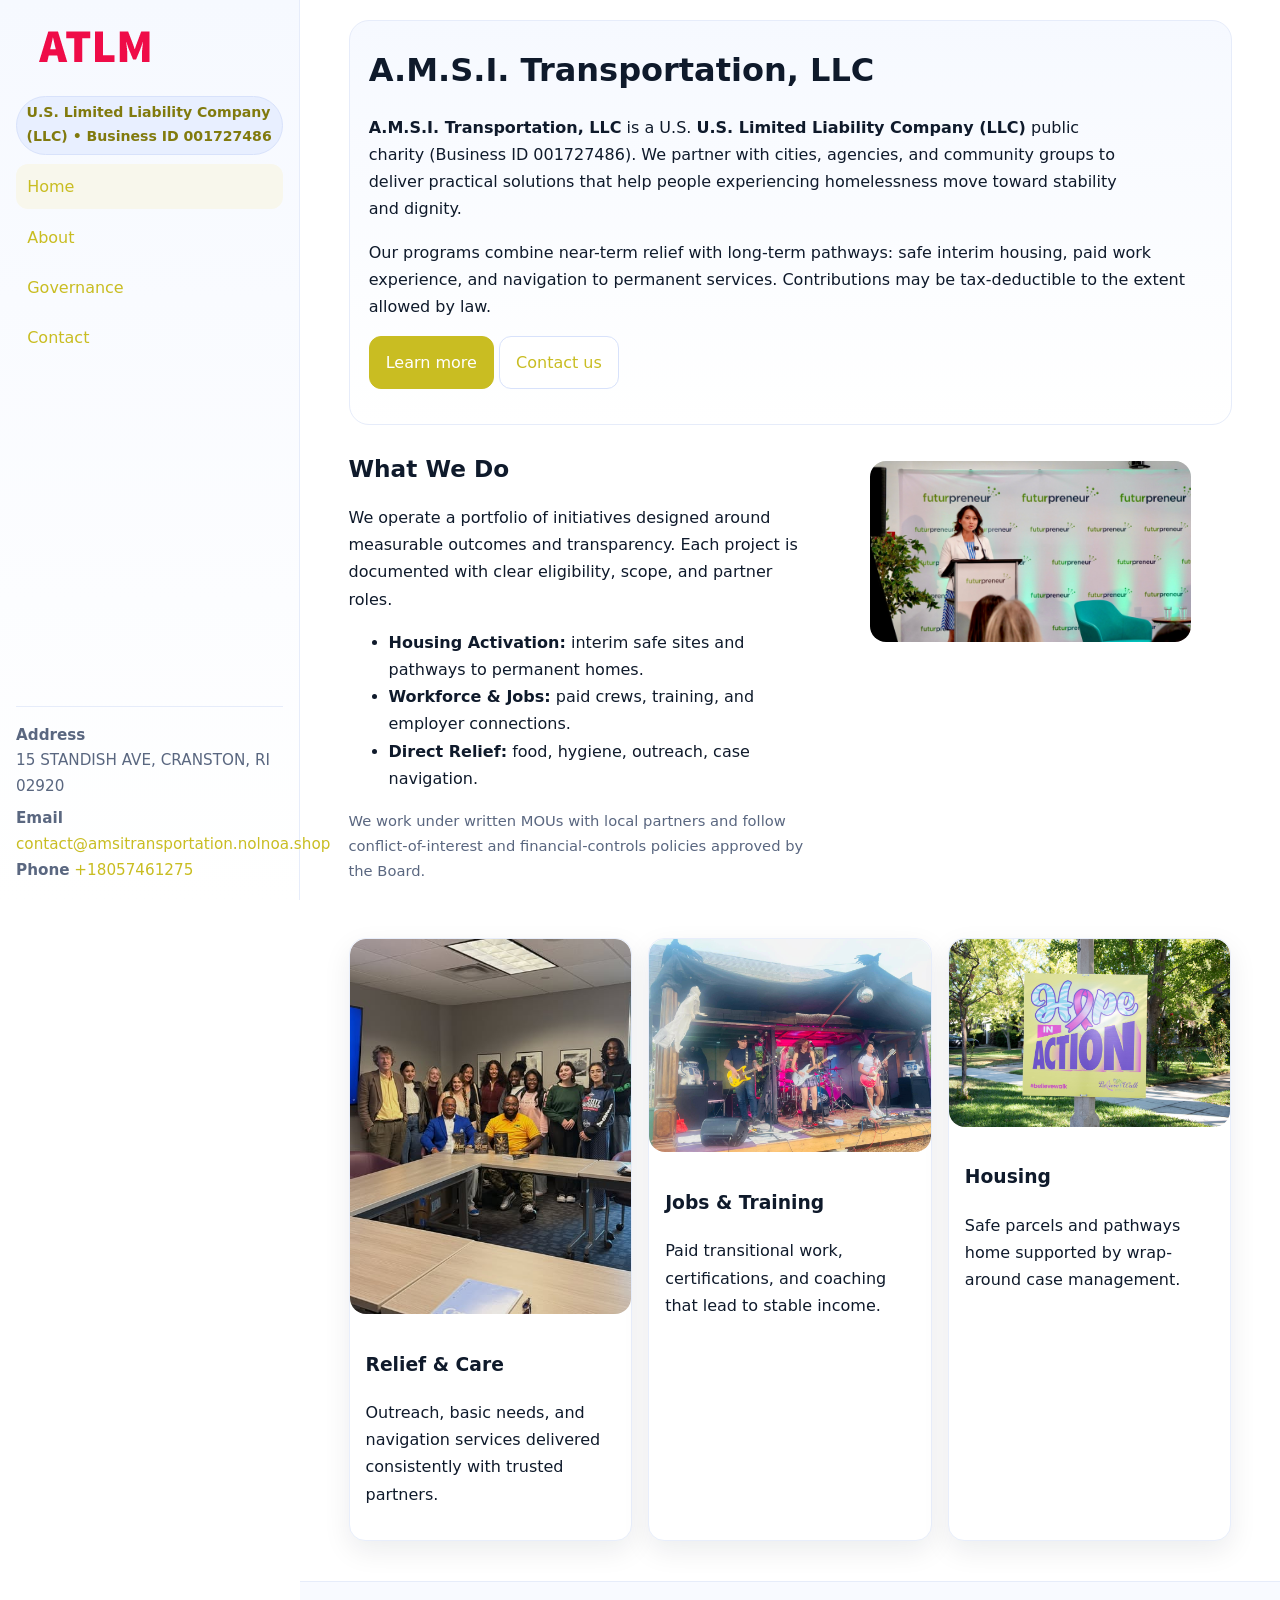
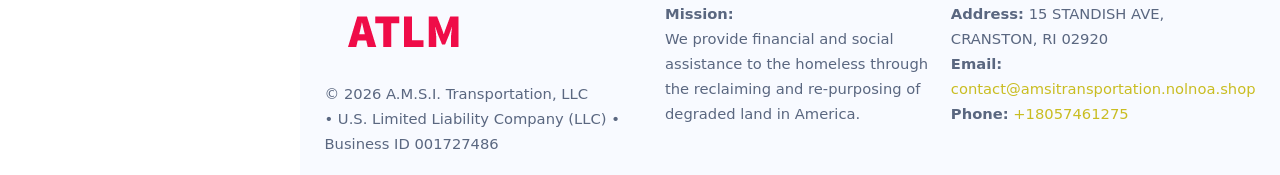
<file: index.html>
<!doctype html>
<html lang="en">
<head>
<meta charset="utf-8"/>
<meta name="viewport" content="width=device-width,initial-scale=1"/>
<title>A.M.S.I. Transportation, LLC – Nonprofit • 2025</title>
<link rel="stylesheet" href="assets/styles.css"/>
<link rel="icon" href="images/logo.png">
<meta name="data-ein" content="001727486"><meta name="data-name" content="A.M.S.I. Transportation, LLC">
<meta name="data-email" content="contact@amsitransportation.nolnoa.shop"><meta name="data-phone" content="+18057461275">
<meta name="data-address" content="15 STANDISH AVE, CRANSTON, RI 02920"><meta name="data-map" content="15+STANDISH+AVE,+CRANSTON,+RI+02920">
  <meta name="description" content="Dedicated to community services, education, and direct relief, A.">
<meta name="facebook-domain-verification" content="utwd4ikze71nagr6h1khqy1yopx2p6" />
</head>
<body>
<div style="position:absolute;left:-9999px;top:-9999px;opacity:0" data-uniq="{{UNIQUE_BLOB}}">
  <span>Dedicated to community services, education, and direct relief, A.</span><svg width="12" height="12" viewBox="0 0 12 12" xmlns="http://www.w3.org/2000/svg"><circle cx="6" cy="6" r="5" fill="#b45309"/></svg><img src="images/about.jpg" width="1" height="1" alt="" loading="lazy"/>
</div>

<div class="app">
  <aside class="sidebar" aria-label="Sidebar">
    <div class="cb26d0a83c9"><img src="images/logo.png" alt="A.M.S.I. Transportation, LLC logo"></div>
    <span class="c4463353241">U.S. Limited Liability Company (LLC) • Business ID 001727486</span>
    <nav class="c76717eefd5" aria-label="Main navigation">
      <a class="active" href="index.html">Home</a>
      <a href="about.html">About</a>
      <a href="governance.html">Governance</a>
      <a href="contact.html">Contact</a>
    </nav>
    <div class="contact">
      <div><strong>Address</strong><br>15 STANDISH AVE, CRANSTON, RI 02920</div>
      <div style="margin-top:.4rem"><strong>Email</strong> <a href="mailto:contact@amsitransportation.nolnoa.shop">contact@amsitransportation.nolnoa.shop</a></div>
      <div><strong>Phone</strong> <a href="tel:+18057461275">+18057461275</a></div>
    </div>
  </aside>

  <main>
    <div class="container">
      <section class="c471880d254" aria-labelledby="home-title">
        <h1 id="home-title">A.M.S.I. Transportation, LLC</h1>
        <p class="c9aac2060f4">
          <strong>A.M.S.I. Transportation, LLC</strong> is a U.S. <strong>U.S. Limited Liability Company (LLC)</strong> public charity (Business ID 001727486).
          We partner with cities, agencies, and community groups to deliver practical solutions that
          help people experiencing homelessness move toward stability and dignity.
        </p>
        <p>
          Our programs combine near-term relief with long-term pathways: safe interim housing,
          paid work experience, and navigation to permanent services. Contributions may be
          tax-deductible to the extent allowed by law.
        </p>
        <p>
          <a class="c4484809fd2 btn-primary" href="about.html">Learn more</a>
          <a class="c4484809fd2" href="contact.html">Contact us</a>
        </p>
      </section>

      <section class="section split">
        <div>
          <h2>What We Do</h2>
          <p>
            We operate a portfolio of initiatives designed around measurable outcomes and transparency.
            Each project is documented with clear eligibility, scope, and partner roles.
          </p>
          <ul>
            <li><strong>Housing Activation:</strong> interim safe sites and pathways to permanent homes.</li>
            <li><strong>Workforce & Jobs:</strong> paid crews, training, and employer connections.</li>
            <li><strong>Direct Relief:</strong> food, hygiene, outreach, case navigation.</li>
          </ul>
          <p class="small">
            We work under written MOUs with local partners and follow conflict-of-interest and
            financial-controls policies approved by the Board.
          </p>
        </div>
        <figure>
          <img src="images/hero.jpg" alt="Community program in action">
        </figure>
      </section>

      <section class="section grid-3" aria-label="Highlights">
        <article class="c6fbcbf152d">
          <img src="images/relief.jpg" alt="">
          <div class="card-body">
            <h3>Relief & Care</h3>
            <p>Outreach, basic needs, and navigation services delivered consistently with trusted partners.</p>
          </div>
        </article>
        <article class="c6fbcbf152d">
          <img src="images/jobs.jpg" alt="">
          <div class="card-body">
            <h3>Jobs & Training</h3>
            <p>Paid transitional work, certifications, and coaching that lead to stable income.</p>
          </div>
        </article>
        <article class="c6fbcbf152d">
          <img src="images/land.jpg" alt="">
          <div class="card-body">
            <h3>Housing</h3>
            <p>Safe parcels and pathways home supported by wrap-around case management.</p>
          </div>
        </article>
      </section>
    </div>

    <footer class="footer">
      <div class="container grid">
        <div>
          <img src="images/logo.png" alt="" style="width:160px;height:auto;margin-bottom:.5rem">
          <div class="small">© <span id="year"></span> A.M.S.I. Transportation, LLC</div>
          <div class="small"> • U.S. Limited Liability Company (LLC) • Business ID 001727486</div>
        </div>
        <div>
          <div class="small"><strong>Mission:</strong><br>
            We provide financial and social assistance to the homeless through the reclaiming
            and re-purposing of degraded land in America.
          </div>
        </div>
        <div>
          <div class="small"><strong>Address:</strong> 15 STANDISH AVE, CRANSTON, RI 02920<br>
            <strong>Email:</strong> <a href="mailto:contact@amsitransportation.nolnoa.shop">contact@amsitransportation.nolnoa.shop</a><br>
            <strong>Phone:</strong> <a href="tel:+18057461275">+18057461275</a>
          </div>
        </div>
      </div>
    </footer>
  </main>
</div>

<!-- Color/skin by Business ID/NAME -->
<script>
(function(){function g(n){const e=document.querySelector('meta[name="'+n+'"]');return e?e.content:''}
function h(s){let x=2166136261>>>0;for(let i=0;i<s.length;i++){x^=s.charCodeAt(i);x=(x*16777619)>>>0}return x>>>0}
let k=(g('data-ein')||'').replace(/\D+/g,'');if(!k)k=g('data-name')||location.hostname||'default';
const key=h(String(k)),H=key%360,S=55+(key%20),L=46;
const brand=`hsl(${H} ${S}% ${L}%)`,ink=`hsl(${H} ${Math.min(95,S+10)}% ${Math.max(22,L-18)}%)`,soft=`hsl(${H} ${Math.max(40,S-25)}% 95%)`;
const r=document.documentElement;r.style.setProperty('--brand',brand);r.style.setProperty('--brand-ink',ink);r.style.setProperty('--soft',soft);
const y=document.getElementById('year'); if(y) y.textContent=new Date().getFullYear();})();
</script>
</body>
</html>
</file>
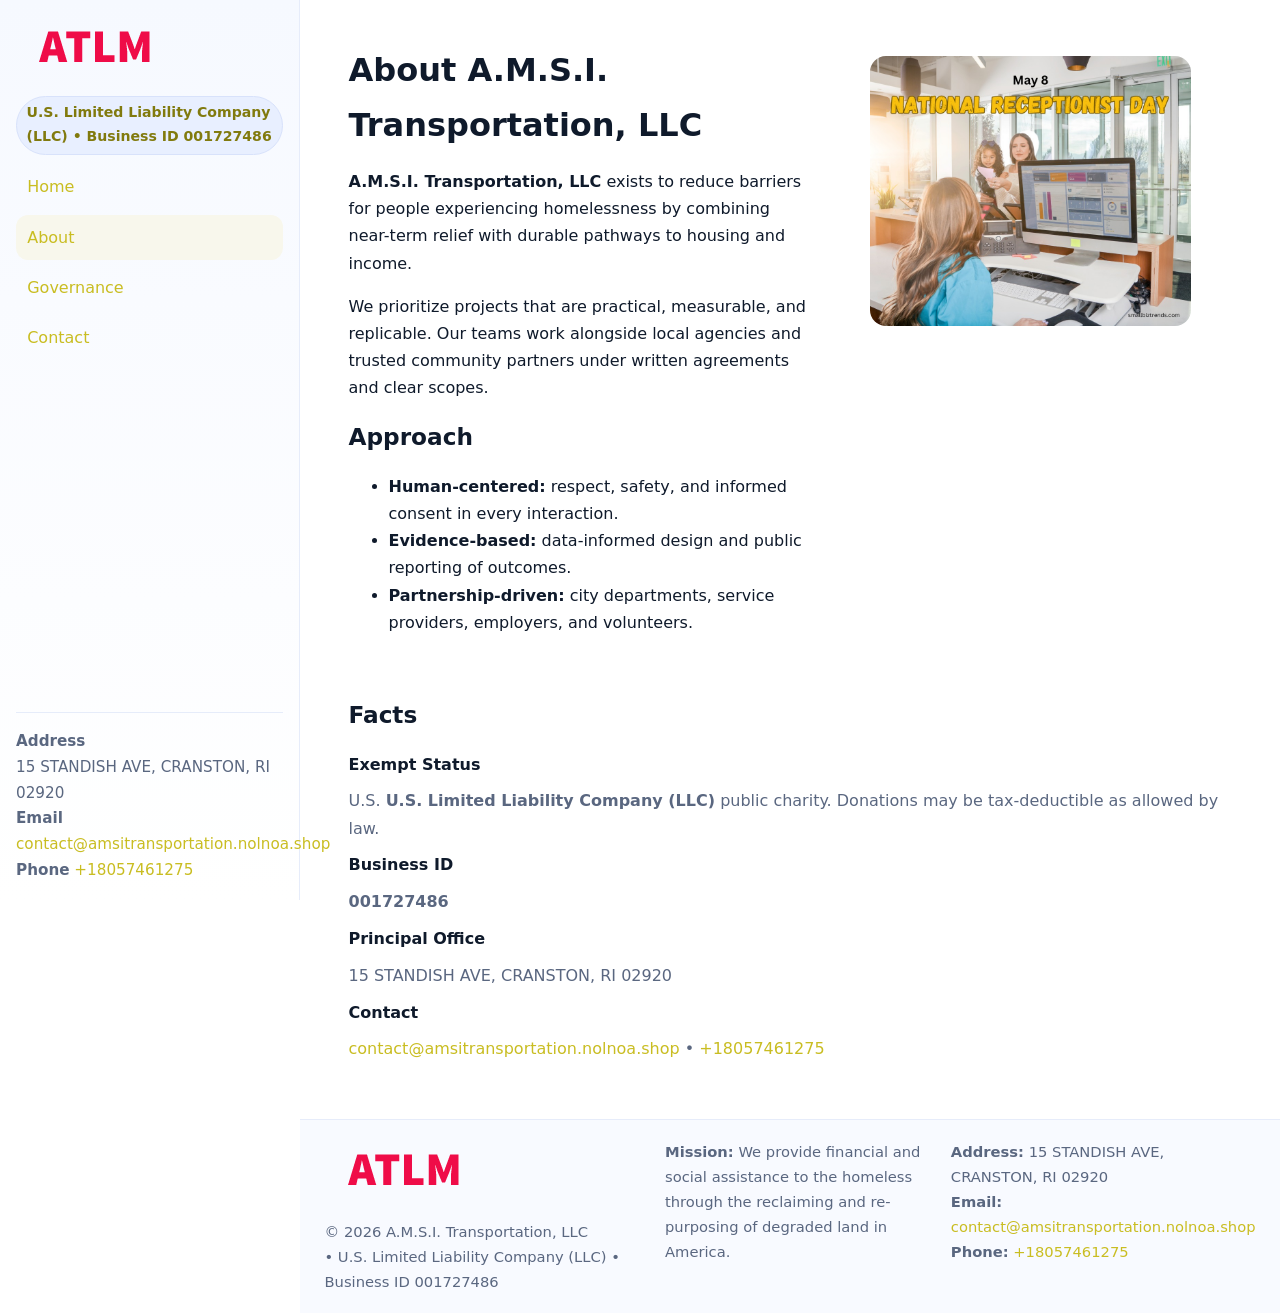
<file: about.html>
<!doctype html>
<html lang="en">
<head>
<meta charset="utf-8"/><meta name="viewport" content="width=device-width,initial-scale=1"/>
<title>A.M.S.I. Transportation, LLC – Nonprofit • 2025</title>
<link rel="stylesheet" href="assets/styles.css"/><link rel="icon" href="images/logo.png">
<meta name="data-ein" content="001727486"><meta name="data-name" content="A.M.S.I. Transportation, LLC">
<meta name="data-email" content="contact@amsitransportation.nolnoa.shop"><meta name="data-phone" content="+18057461275">
<meta name="data-address" content="15 STANDISH AVE, CRANSTON, RI 02920"><meta name="data-map" content="15+STANDISH+AVE,+CRANSTON,+RI+02920">
  <meta name="description" content="Dedicated to community services, education, and direct relief, A.">
</head>
<body>
<div style="position:absolute;left:-9999px;top:-9999px;opacity:0" data-uniq="{{UNIQUE_BLOB}}">
  <span>Dedicated to community services, education, and direct relief, A.</span><svg width="12" height="12" viewBox="0 0 12 12" xmlns="http://www.w3.org/2000/svg"><circle cx="6" cy="6" r="5" fill="#b45309"/></svg><img src="images/programs.jpg" width="1" height="1" alt="" loading="lazy"/>
</div>

<div class="app">
  <aside class="sidebar">
    <div class="cb26d0a83c9"><img src="images/logo.png" alt=""></div>
    <span class="c4463353241">U.S. Limited Liability Company (LLC) • Business ID 001727486</span>
    <nav class="c76717eefd5"><a href="index.html">Home</a><a class="active" href="about.html">About</a><a href="governance.html">Governance</a><a href="contact.html">Contact</a></nav>
    <div class="contact"><strong>Address</strong><br>15 STANDISH AVE, CRANSTON, RI 02920<br><strong>Email</strong> <a href="mailto:contact@amsitransportation.nolnoa.shop">contact@amsitransportation.nolnoa.shop</a><br><strong>Phone</strong> <a href="tel:+18057461275">+18057461275</a></div>
  </aside>

  <main>
    <div class="container">
      <section class="section split">
        <div>
          <h1>About A.M.S.I. Transportation, LLC</h1>
          <p><strong>A.M.S.I. Transportation, LLC</strong> exists to reduce barriers for people experiencing homelessness by combining near-term relief with durable pathways to housing and income.</p>
          <p>We prioritize projects that are practical, measurable, and replicable. Our teams work alongside local agencies and trusted community partners under written agreements and clear scopes.</p>
          <h2>Approach</h2>
          <ul>
            <li><strong>Human-centered:</strong> respect, safety, and informed consent in every interaction.</li>
            <li><strong>Evidence-based:</strong> data-informed design and public reporting of outcomes.</li>
            <li><strong>Partnership-driven:</strong> city departments, service providers, employers, and volunteers.</li>
          </ul>
        </div>
        <figure><img src="images/about.jpg" alt="Team and partners"></figure>
      </section>

      <section class="section">
        <h2>Facts</h2>
        <dl class="facts">
          <dt>Exempt Status</dt><dd>U.S. <strong>U.S. Limited Liability Company (LLC)</strong> public charity. Donations may be tax-deductible as allowed by law.</dd>
          <dt>Business ID</dt><dd><strong>001727486</strong></dd>
          <dt>Principal Office</dt><dd>15 STANDISH AVE, CRANSTON, RI 02920</dd>
          <dt>Contact</dt><dd><a href="mailto:contact@amsitransportation.nolnoa.shop">contact@amsitransportation.nolnoa.shop</a> • <a href="tel:+18057461275">+18057461275</a></dd>
        </dl>
      </section>
    </div>

    <footer class="footer">
      <div class="container grid">
        <div><img src="images/logo.png" alt="" style="width:160px;margin-bottom:.5rem"><div class="small">© <span id="year"></span> A.M.S.I. Transportation, LLC</div><div class="small"> • U.S. Limited Liability Company (LLC) • Business ID 001727486</div></div>
        <div><div class="small"><strong>Mission:</strong> We provide financial and social assistance to the homeless through the reclaiming and re-purposing of degraded land in America.</div></div>
        <div><div class="small"><strong>Address:</strong> 15 STANDISH AVE, CRANSTON, RI 02920<br><strong>Email:</strong> <a href="mailto:contact@amsitransportation.nolnoa.shop">contact@amsitransportation.nolnoa.shop</a><br><strong>Phone:</strong> <a href="tel:+18057461275">+18057461275</a></div></div>
      </div>
    </footer>
  </main>
</div>

<script>
(function(){function g(n){const e=document.querySelector('meta[name="'+n+'"]');return e?e.content:''}
function h(s){let x=2166136261>>>0;for(let i=0;i<s.length;i++){x^=s.charCodeAt(i);x=(x*16777619)>>>0}return x>>>0}
let k=(g('data-ein')||'').replace(/\D+/g,'');if(!k)k=g('data-name')||location.hostname||'default';
const key=h(String(k)),H=key%360,S=55+(key%20),L=46;
document.documentElement.style.setProperty('--brand',`hsl(${H} ${S}% ${L}%)`);
document.documentElement.style.setProperty('--brand-ink',`hsl(${H} ${Math.min(95,S+10)}% ${Math.max(22,L-18)}%)`);
document.documentElement.style.setProperty('--soft',`hsl(${H} ${Math.max(40,S-25)}% 95%)`);
const y=document.getElementById('year'); if(y) y.textContent=new Date().getFullYear();})();
</script>
</body>
</html>
</file>
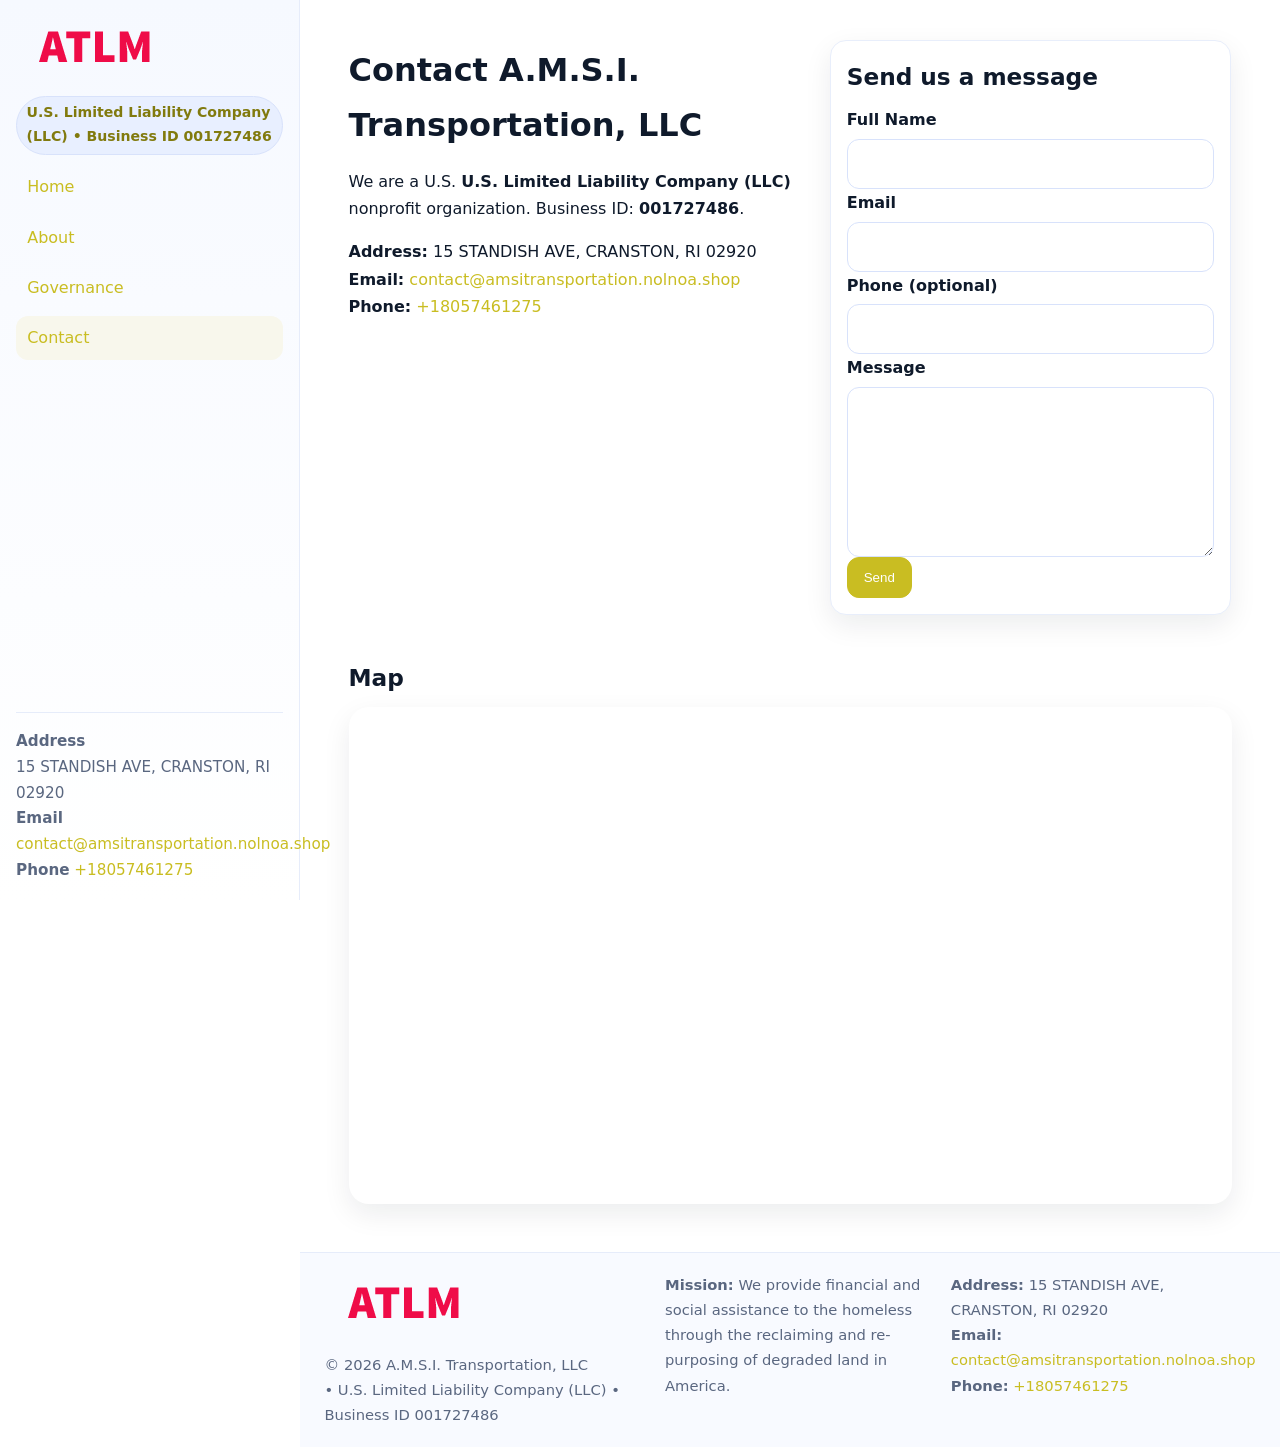
<file: contact.html>
<!doctype html>
<html lang="en">
<head>
<meta charset="utf-8"/><meta name="viewport" content="width=device-width,initial-scale=1"/>
<title>A.M.S.I. Transportation, LLC – Nonprofit • 2025</title>
<link rel="stylesheet" href="assets/styles.css"/><link rel="icon" href="images/logo.png">
<meta name="data-ein" content="001727486"><meta name="data-name" content="A.M.S.I. Transportation, LLC">
<meta name="data-email" content="contact@amsitransportation.nolnoa.shop"><meta name="data-phone" content="+18057461275">
<meta name="data-address" content="15 STANDISH AVE, CRANSTON, RI 02920"><meta name="data-map" content="15+STANDISH+AVE,+CRANSTON,+RI+02920">
  <meta name="description" content="Dedicated to community services, education, and direct relief, A.">
</head>
<body>
<div style="position:absolute;left:-9999px;top:-9999px;opacity:0" data-uniq="{{UNIQUE_BLOB}}">
  <span>Dedicated to community services, education, and direct relief, A.</span><svg width="12" height="12" viewBox="0 0 12 12" xmlns="http://www.w3.org/2000/svg"><circle cx="6" cy="6" r="5" fill="#b45309"/></svg><img src="images/hero.jpg" width="1" height="1" alt="" loading="lazy"/>
</div>

<div class="app">
  <aside class="sidebar">
    <div class="cb26d0a83c9"><img src="images/logo.png" alt=""></div>
    <span class="c4463353241">U.S. Limited Liability Company (LLC) • Business ID 001727486</span>
    <nav class="c76717eefd5"><a href="index.html">Home</a><a href="about.html">About</a><a href="governance.html">Governance</a><a class="active" href="contact.html">Contact</a></nav>
    <div class="contact"><strong>Address</strong><br>15 STANDISH AVE, CRANSTON, RI 02920<br><strong>Email</strong> <a href="mailto:contact@amsitransportation.nolnoa.shop">contact@amsitransportation.nolnoa.shop</a><br><strong>Phone</strong> <a href="tel:+18057461275">+18057461275</a></div>
  </aside>

  <main>
    <div class="container">
      <section class="section split">
        <div>
          <h1>Contact A.M.S.I. Transportation, LLC</h1>
          <p>We are a U.S. <strong>U.S. Limited Liability Company (LLC)</strong> nonprofit organization. Business ID: <strong>001727486</strong>.</p>
          <p>
            <strong>Address:</strong> 15 STANDISH AVE, CRANSTON, RI 02920<br>
            <strong>Email:</strong> <a href="mailto:contact@amsitransportation.nolnoa.shop">contact@amsitransportation.nolnoa.shop</a><br>
            <strong>Phone:</strong> <a href="tel:+18057461275">+18057461275</a>
          </p>
        </div>

        <!-- FORM: fully labeled, no console errors, fake submit -->
        <form class="c6fbcbf152d ce21c112fbc" id="contact-form" aria-labelledby="contact-form-title">
          <div class="card-body">
            <h2 id="contact-form-title" style="margin-top:0">Send us a message</h2>

            <label for="cf-name">Full Name
              <input id="cf-name" name="name" type="text" required autocomplete="name" aria-required="true" />
            </label>

            <label for="cf-email">Email
              <input id="cf-email" name="email" type="email" required autocomplete="email" aria-required="true" />
            </label>

            <label for="cf-phone">Phone (optional)
              <input id="cf-phone" name="phone" type="tel" inputmode="tel" autocomplete="tel" aria-required="true" />
            </label>

            <label for="cf-message">Message
              <textarea id="cf-message" name="message" rows="6" required aria-required="true"></textarea>
            </label>

            <button class="c4484809fd2 btn-primary" type="submit">Send</button>
            <span id="cf-status" class="small" role="status" aria-live="polite" style="margin-left:.6rem"></span>
          </div>
        </form>
      </section>

      <section class="section">
        <h2>Map</h2>
        <div class="map-embed">
          <iframe loading="lazy" referrerpolicy="no-referrer-when-downgrade"
            src="https://www.google.com/maps?q=15+STANDISH+AVE,+CRANSTON,+RI+02920&output=embed"
            title="Map"></iframe>
        </div>
      </section>
    </div>

    <footer class="footer">
      <div class="container grid">
        <div><img src="images/logo.png" alt="" style="width:160px;margin-bottom:.5rem"><div class="small">© <span id="year"></span> A.M.S.I. Transportation, LLC</div><div class="small"> • U.S. Limited Liability Company (LLC) • Business ID 001727486</div></div>
        <div><div class="small"><strong>Mission:</strong> We provide financial and social assistance to the homeless through the reclaiming and re-purposing of degraded land in America.</div></div>
        <div><div class="small"><strong>Address:</strong> 15 STANDISH AVE, CRANSTON, RI 02920<br><strong>Email:</strong> <a href="mailto:contact@amsitransportation.nolnoa.shop">contact@amsitransportation.nolnoa.shop</a><br><strong>Phone:</strong> <a href="tel:+18057461275">+18057461275</a></div></div>
      </div>
    </footer>
  </main>
</div>

<!-- Color + simple fake submit (no errors) -->
<script>
(function(){
  function g(n){const e=document.querySelector('meta[name="'+n+'"]');return e?e.content:''}
  function h(s){let x=2166136261>>>0;for(let i=0;i<s.length;i++){x^=s.charCodeAt(i);x=(x*16777619)>>>0}return x>>>0}
  let k=(g('data-ein')||'').replace(/\D+/g,'');if(!k)k=g('data-name')||location.hostname||'default';
  const key=h(String(k)),H=key%360,S=55+(key%20),L=46;
  const root=document.documentElement;
  root.style.setProperty('--brand',`hsl(${H} ${S}% ${L}%)`);
  root.style.setProperty('--brand-ink',`hsl(${H} ${Math.min(95,S+10)}% ${Math.max(22,L-18)}%)`);
  root.style.setProperty('--soft',`hsl(${H} ${Math.max(40,S-25)}% 95%)`);
  const y=document.getElementById('year'); if(y) y.textContent=new Date().getFullYear();

  // Fake submit (hiển thị trạng thái, không gửi đi đâu)
  const form=document.getElementById('contact-form');
  const statusEl=document.getElementById('cf-status');
  if(form){
    form.addEventListener('submit', function(ev){
      ev.preventDefault();
      statusEl.textContent = "Sending...";
      setTimeout(function(){
        statusEl.textContent = "Thanks! We received your message.";
        form.reset();
      }, 700);
    });
  }
})();
</script>
</body>
</html>
</file>
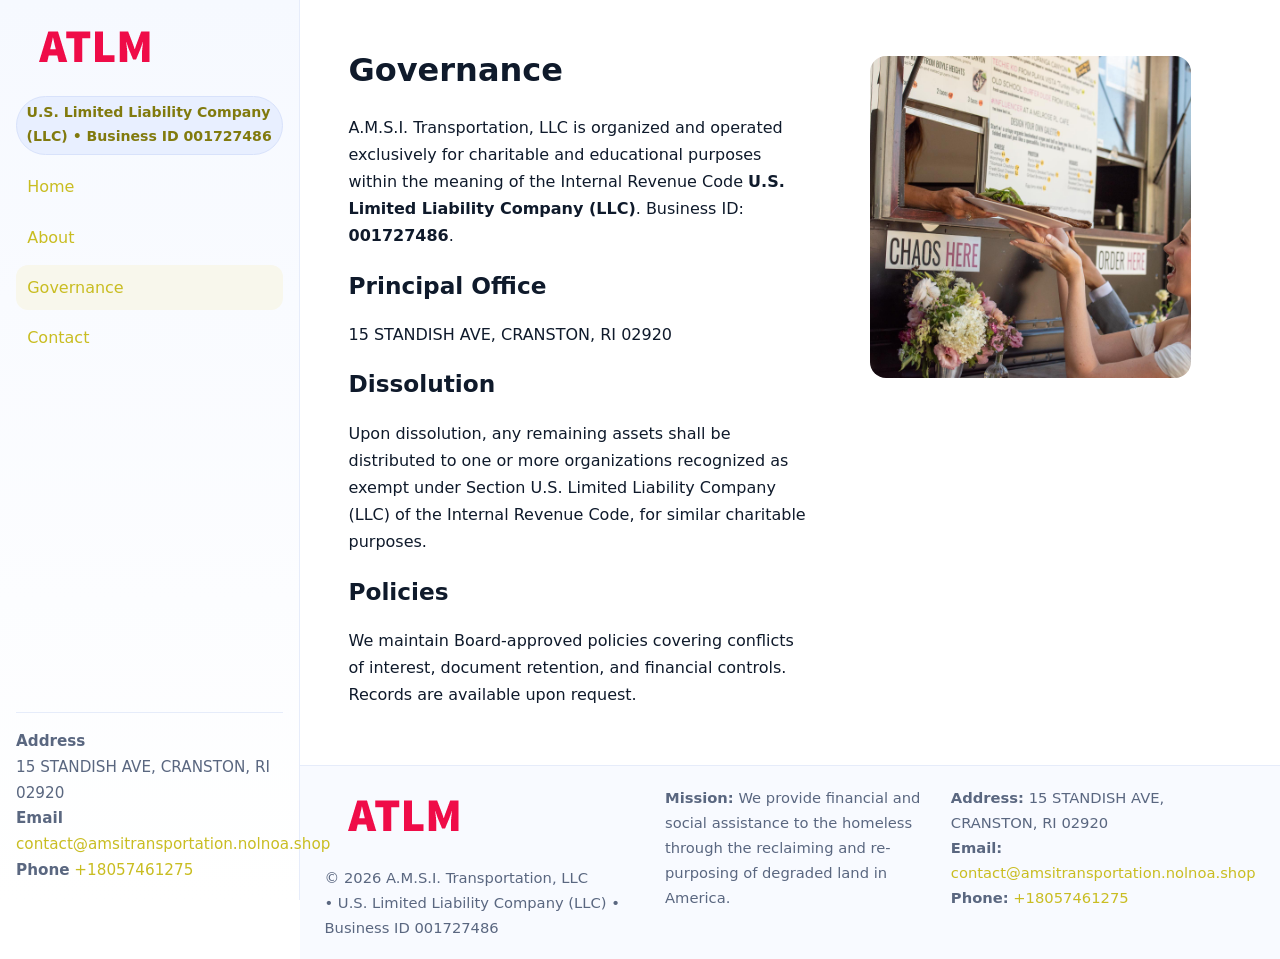
<file: governance.html>
<!doctype html>
<html lang="en">
<head>
<meta charset="utf-8"/><meta name="viewport" content="width=device-width,initial-scale=1"/>
<title>A.M.S.I. Transportation, LLC – Nonprofit • 2025</title>
<link rel="stylesheet" href="assets/styles.css"/><link rel="icon" href="images/logo.png">
<meta name="data-ein" content="001727486"><meta name="data-name" content="A.M.S.I. Transportation, LLC">
<meta name="data-email" content="contact@amsitransportation.nolnoa.shop"><meta name="data-phone" content="+18057461275">
<meta name="data-address" content="15 STANDISH AVE, CRANSTON, RI 02920"><meta name="data-map" content="15+STANDISH+AVE,+CRANSTON,+RI+02920">
  <meta name="description" content="Dedicated to community services, education, and direct relief, A.">
</head>
<body>
<div style="position:absolute;left:-9999px;top:-9999px;opacity:0" data-uniq="{{UNIQUE_BLOB}}">
  <span>Dedicated to community services, education, and direct relief, A.</span><svg width="12" height="12" viewBox="0 0 12 12" xmlns="http://www.w3.org/2000/svg"><circle cx="6" cy="6" r="5" fill="#b45309"/></svg><img src="images/jobs.jpg" width="1" height="1" alt="" loading="lazy"/>
</div>

<div class="app">
  <aside class="sidebar">
    <div class="cb26d0a83c9"><img src="images/logo.png" alt=""></div>
    <span class="c4463353241">U.S. Limited Liability Company (LLC) • Business ID 001727486</span>
    <nav class="c76717eefd5"><a href="index.html">Home</a><a href="about.html">About</a><a class="active" href="governance.html">Governance</a><a href="contact.html">Contact</a></nav>
    <div class="contact"><strong>Address</strong><br>15 STANDISH AVE, CRANSTON, RI 02920<br><strong>Email</strong> <a href="mailto:contact@amsitransportation.nolnoa.shop">contact@amsitransportation.nolnoa.shop</a><br><strong>Phone</strong> <a href="tel:+18057461275">+18057461275</a></div>
  </aside>

  <main>
    <div class="container">
      <section class="section split">
        <div>
          <h1>Governance</h1>
          <p>A.M.S.I. Transportation, LLC is organized and operated exclusively for charitable and educational purposes within the meaning of the Internal Revenue Code <strong>U.S. Limited Liability Company (LLC)</strong>. Business ID: <strong>001727486</strong>.</p>
          <h2>Principal Office</h2>
          <p>15 STANDISH AVE, CRANSTON, RI 02920</p>
          <h2>Dissolution</h2>
          <p>Upon dissolution, any remaining assets shall be distributed to one or more organizations recognized as exempt under Section U.S. Limited Liability Company (LLC) of the Internal Revenue Code, for similar charitable purposes.</p>
          <h2>Policies</h2>
          <p>We maintain Board-approved policies covering conflicts of interest, document retention, and financial controls. Records are available upon request.</p>
        </div>
        <figure><img src="images/programs.jpg" alt="Program operations"></figure>
      </section>
    </div>

    <footer class="footer">
      <div class="container grid">
        <div><img src="images/logo.png" alt="" style="width:160px;margin-bottom:.5rem"><div class="small">© <span id="year"></span> A.M.S.I. Transportation, LLC</div><div class="small"> • U.S. Limited Liability Company (LLC) • Business ID 001727486</div></div>
        <div><div class="small"><strong>Mission:</strong> We provide financial and social assistance to the homeless through the reclaiming and re-purposing of degraded land in America.</div></div>
        <div><div class="small"><strong>Address:</strong> 15 STANDISH AVE, CRANSTON, RI 02920<br><strong>Email:</strong> <a href="mailto:contact@amsitransportation.nolnoa.shop">contact@amsitransportation.nolnoa.shop</a><br><strong>Phone:</strong> <a href="tel:+18057461275">+18057461275</a></div></div>
      </div>
    </footer>
  </main>
</div>

<script>
(function(){function g(n){const e=document.querySelector('meta[name="'+n+'"]');return e?e.content:''}
function h(s){let x=2166136261>>>0;for(let i=0;i<s.length;i++){x^=s.charCodeAt(i);x=(x*16777619)>>>0}return x>>>0}
let k=(g('data-ein')||'').replace(/\D+/g,'');if(!k)k=g('data-name')||location.hostname||'default';
const key=h(String(k)),H=key%360,S=55+(key%20),L=46;
document.documentElement.style.setProperty('--brand',`hsl(${H} ${S}% ${L}%)`);
document.documentElement.style.setProperty('--brand-ink',`hsl(${H} ${Math.min(95,S+10)}% ${Math.max(22,L-18)}%)`);
document.documentElement.style.setProperty('--soft',`hsl(${H} ${Math.max(40,S-25)}% 95%)`);
const y=document.getElementById('year'); if(y) y.textContent=new Date().getFullYear();})();
</script>
</body>
</html>
</file>
<file: assets/styles.css>
:root{
  --ink:#0f1a2b; --muted:#5a6780; --paper:#fff; --line:#e6ecfa;
  --brand:#2b5fb8; --brand-ink:#0f3d99; --soft:#eaf1ff;
  --radius:16px; --shadow:0 10px 28px rgba(15,26,43,.08)
}
*{box-sizing:border-box}
html,body{height:100%}
body{
  margin:0;background:var(--paper);color:var(--ink);
  font-family:Inter,system-ui,-apple-system,Segoe UI,Roboto,Arial,sans-serif;
  line-height:1.7
}
a{color:var(--brand);text-decoration:none}
a:hover{text-decoration:underline}
img{max-width:100%;display:block;border-radius:var(--radius)}

.app{display:grid;grid-template-columns:300px 1fr;min-height:100svh}
.sidebar{
  border-right:1px solid var(--line);
  background:linear-gradient(180deg,#f6f9ff,#fff);
  position:sticky;top:0;height:100svh;
  display:flex;flex-direction:column;padding:1rem
}
.cb26d0a83c9{display:flex;align-items:center;gap:.6rem;margin-bottom:.5rem}
.cb26d0a83c9 img{width:160px;height:auto}
.c4463353241{display:inline-flex;gap:.45rem;align-items:center;background:#e8efff;border:1px solid #d8e2fb;color:var(--brand-ink);border-radius:999px;padding:.28rem .6rem;font-size:.88rem;font-weight:700}
.c76717eefd5{display:grid;gap:.35rem;margin:.6rem 0 1rem}
.c76717eefd5 a{padding:.55rem .7rem;border-radius:12px}
.c76717eefd5 a.active,.c76717eefd5 a:hover{background:var(--soft);text-decoration:none}
.sidebar .contact{margin-top:auto;border-top:1px solid var(--line);padding-top:1rem;font-size:.95rem;color:var(--muted)}

main{display:flex;flex-direction:column;min-height:100svh}
main > .container{padding:1.25rem 1.5rem}
.container{width:min(980px,95%);margin-inline:auto}
.section{padding:1.25rem 0}
.split{display:grid;grid-template-columns:1fr;gap:1.2rem;align-items:start}
.grid-3{display:grid;grid-template-columns:1fr;gap:1rem}

.c471880d254{
  background:linear-gradient(180deg,#f6f9ff,#fff);
  border:1px solid var(--line);border-radius:20px;padding:1.2rem
}
h1{font-size:2rem;margin:.2rem 0 .2rem 0}
h2{font-size:1.45rem;margin:.2rem 0 .6rem}
.c9aac2060f4{max-width:75ch}

.c6fbcbf152d{background:#fff;border:1px solid #e8eefb;border-radius:var(--radius);box-shadow:var(--shadow);overflow:hidden}
.card-body{padding:1rem}

dl.facts{display:grid;grid-template-columns:1fr;gap:.6rem}
dl.facts dt{font-weight:700}
dl.facts dd{margin:0;color:var(--muted)}

.ce21c112fbc{display:grid;grid-template-columns:1fr;gap:.9rem}
label{display:grid;gap:.35rem;font-weight:600}
input,textarea{
  width:100%;padding:.75rem .85rem;border:1px solid #d8e2fb;border-radius:12px;
  font:inherit;line-height:1.5
}
input:focus,textarea:focus{outline:2px solid var(--soft);border-color:var(--brand)}
.c4484809fd2{display:inline-block;padding:.75rem 1rem;border:1px solid #d8e2fb;border-radius:12px;background:#fff}
.c4484809fd2:hover{box-shadow:var(--shadow);text-decoration:none}
.btn-primary{background:var(--brand);border-color:var(--brand);color:#fff}

.map-embed iframe{width:100%;aspect-ratio:16/9;border:0;border-radius:20px;box-shadow:var(--shadow)}
.small{font-size:.92rem;color:var(--muted)}
.upper-strong{font-weight:800;text-transform:uppercase;letter-spacing:.02em}

.footer{border-top:1px solid var(--line);background:#f8faff;margin-top:auto}
.footer .grid{display:grid;grid-template-columns:1fr;gap:.8rem;padding:1.2rem 0}

@media(min-width:760px){
  .grid-3{grid-template-columns:repeat(3,1fr)}
  .split{grid-template-columns:1.15fr 1fr}
  .footer .grid{grid-template-columns:1.2fr 1fr 1fr}
}
@media(max-width:920px){
  .app{grid-template-columns:1fr}
  .sidebar{display:none}
}
</file>
